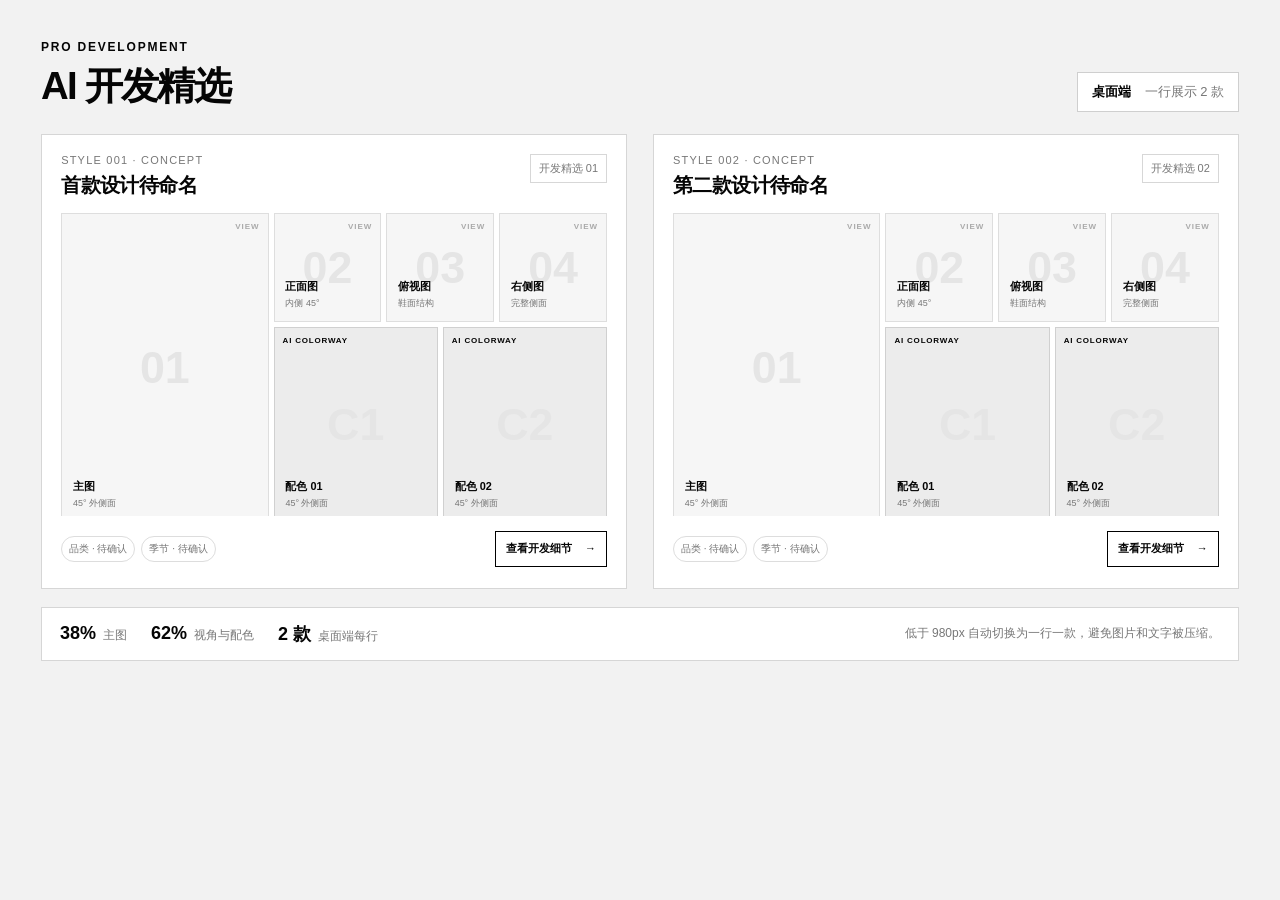
<file: prototype/layout-comparison.html>
<!doctype html>
<html lang="zh-CN">
  <head>
    <meta charset="utf-8" />
    <meta name="viewport" content="width=device-width, initial-scale=1" />
    <meta name="description" content="AI 鞋款开发模块双款同屏密度小样" />
    <title>AI 开发精选 · 双款同屏小样</title>
    <link rel="icon" type="image/svg+xml" href="data:image/svg+xml,%3Csvg xmlns='http://www.w3.org/2000/svg' viewBox='0 0 64 64'%3E%3Crect width='64' height='64' fill='%23000'/%3E%3Cpath d='M17 42c9 5 23 5 31-4M20 25c7-8 20-8 27-1' fill='none' stroke='%23fff' stroke-width='5' stroke-linecap='square'/%3E%3C/svg%3E" />
    <link rel="stylesheet" href="./css/layout-comparison.css?v=2" />
  </head>
  <body>
    <main class="density-page">
      <header class="density-header">
        <div>
          <p>PRO DEVELOPMENT</p>
          <h1>AI 开发精选</h1>
        </div>
        <div class="density-rule"><strong>桌面端</strong><span>一行展示 2 款</span></div>
      </header>

      <section class="style-grid" aria-label="双款同屏展示小样">
        <article class="style-card">
          <header class="style-heading">
            <div><p>STYLE 001 · CONCEPT</p><h2>首款设计待命名</h2></div>
            <span>开发精选 01</span>
          </header>
          <div class="shoe-mosaic" aria-label="首款设计图片布局">
            <div class="image-slot slot-main"><span>01</span><strong>主图</strong><small>45° 外侧面</small></div>
            <div class="image-slot slot-front"><span>02</span><strong>正面图</strong><small>内侧 45°</small></div>
            <div class="image-slot slot-top"><span>03</span><strong>俯视图</strong><small>鞋面结构</small></div>
            <div class="image-slot slot-side"><span>04</span><strong>右侧图</strong><small>完整侧面</small></div>
            <div class="image-slot slot-color-1 is-color"><span>C1</span><strong>配色 01</strong><small>45° 外侧面</small></div>
            <div class="image-slot slot-color-2 is-color"><span>C2</span><strong>配色 02</strong><small>45° 外侧面</small></div>
          </div>
          <footer class="style-footer">
            <div class="style-tags"><span>品类 · 待确认</span><span>季节 · 待确认</span></div>
            <button type="button">查看开发细节 <span aria-hidden="true">→</span></button>
          </footer>
        </article>

        <article class="style-card">
          <header class="style-heading">
            <div><p>STYLE 002 · CONCEPT</p><h2>第二款设计待命名</h2></div>
            <span>开发精选 02</span>
          </header>
          <div class="shoe-mosaic" aria-label="第二款设计图片布局">
            <div class="image-slot slot-main"><span>01</span><strong>主图</strong><small>45° 外侧面</small></div>
            <div class="image-slot slot-front"><span>02</span><strong>正面图</strong><small>内侧 45°</small></div>
            <div class="image-slot slot-top"><span>03</span><strong>俯视图</strong><small>鞋面结构</small></div>
            <div class="image-slot slot-side"><span>04</span><strong>右侧图</strong><small>完整侧面</small></div>
            <div class="image-slot slot-color-1 is-color"><span>C1</span><strong>配色 01</strong><small>45° 外侧面</small></div>
            <div class="image-slot slot-color-2 is-color"><span>C2</span><strong>配色 02</strong><small>45° 外侧面</small></div>
          </div>
          <footer class="style-footer">
            <div class="style-tags"><span>品类 · 待确认</span><span>季节 · 待确认</span></div>
            <button type="button">查看开发细节 <span aria-hidden="true">→</span></button>
          </footer>
        </article>
      </section>

      <aside class="density-note">
        <div><strong>38%</strong><span>主图</span></div>
        <div><strong>62%</strong><span>视角与配色</span></div>
        <div><strong>2 款</strong><span>桌面端每行</span></div>
        <p>低于 980px 自动切换为一行一款，避免图片和文字被压缩。</p>
      </aside>
    </main>
  </body>
</html>
</file>
<file: prototype/css/layout-comparison.css>
:root {
  color-scheme: light;
  font-family: "PingFang SC", "Noto Sans CJK SC", "Microsoft YaHei", Arial, sans-serif;
  background: #f2f2f2;
  color: #050505;
}

* { box-sizing: border-box; }
body { margin: 0; background: #f2f2f2; }
button { color: inherit; font: inherit; }

.density-page {
  width: min(1580px, 100%);
  margin: 0 auto;
  padding: 40px clamp(20px, 3.2vw, 52px) 46px;
}

.density-header {
  margin-bottom: 22px;
  display: flex;
  align-items: end;
  justify-content: space-between;
  gap: 28px;
}
.density-header p { margin: 0 0 7px; font-size: 12px; font-weight: 800; letter-spacing: .15em; }
.density-header h1 { margin: 0; font-size: clamp(30px, 3vw, 44px); letter-spacing: -.045em; }
.density-rule { padding: 10px 14px; display: flex; gap: 14px; border: 1px solid #cfcfcf; background: #fff; font-size: 13px; }
.density-rule span { color: #777; }

.style-grid { display: grid; grid-template-columns: repeat(2, minmax(0, 1fr)); gap: clamp(16px, 2vw, 28px); }
.style-card { min-width: 0; padding: clamp(14px, 1.5vw, 20px); border: 1px solid #d6d6d6; background: #fff; }

.style-heading {
  min-height: 58px;
  padding-bottom: 14px;
  display: flex;
  align-items: flex-start;
  justify-content: space-between;
  gap: 16px;
}
.style-heading p { margin: 0 0 6px; color: #777; font-size: 11px; letter-spacing: .11em; }
.style-heading h2 { margin: 0; font-size: clamp(18px, 1.55vw, 24px); letter-spacing: -.03em; }
.style-heading > span { flex: 0 0 auto; padding: 6px 8px; border: 1px solid #d7d7d7; color: #777; font-size: 11px; }

.shoe-mosaic {
  aspect-ratio: 1.8;
  display: grid;
  grid-template-columns: 38% repeat(6, minmax(0, 1fr));
  grid-template-rows: 36% 64%;
  gap: 5px;
  overflow: hidden;
}
.slot-main { grid-column: 1; grid-row: 1 / 3; }
.slot-front { grid-column: 2 / 4; grid-row: 1; }
.slot-top { grid-column: 4 / 6; grid-row: 1; }
.slot-side { grid-column: 6 / 8; grid-row: 1; }
.slot-color-1 { grid-column: 2 / 5; grid-row: 2; }
.slot-color-2 { grid-column: 5 / 8; grid-row: 2; }

.image-slot {
  min-width: 0;
  min-height: 0;
  position: relative;
  padding: clamp(7px, .85vw, 12px);
  display: flex;
  flex-direction: column;
  align-items: flex-start;
  justify-content: flex-end;
  overflow: hidden;
  border: 1px solid #dedede;
  background: #f6f6f6;
}
.image-slot::after { content: "VIEW"; position: absolute; top: 8px; right: 8px; color: #aaa; font-size: 8px; font-weight: 800; letter-spacing: .12em; }
.image-slot > span {
  position: absolute;
  inset: 0;
  display: grid;
  place-items: center;
  color: #e5e5e5;
  font: 700 clamp(24px, 3.5vw, 58px)/1 Arial, sans-serif;
}
.image-slot strong, .image-slot small { position: relative; z-index: 1; }
.image-slot strong { font-size: clamp(10px, .85vw, 13px); }
.image-slot small { margin-top: 3px; color: #777; font-size: clamp(8px, .7vw, 10px); }
.image-slot.is-color { background: #ececec; border-color: #d0d0d0; }
.image-slot.is-color::before { content: "AI COLORWAY"; position: absolute; top: 8px; left: 8px; font-size: 8px; font-weight: 800; letter-spacing: .1em; }
.image-slot.is-color::after { display: none; }

.style-footer { min-height: 52px; padding-top: 13px; display: flex; align-items: center; justify-content: space-between; gap: 12px; }
.style-tags { display: flex; flex-wrap: wrap; gap: 6px; }
.style-tags span { padding: 5px 7px; border: 1px solid #ddd; border-radius: 999px; color: #777; font-size: 10px; }
.style-footer button { min-height: 36px; padding: 0 10px; flex: 0 0 auto; border: 1px solid #000; background: #fff; cursor: pointer; font-size: 11px; font-weight: 700; }
.style-footer button span { margin-left: 10px; }

.density-note {
  margin-top: 18px;
  padding: 14px 18px;
  display: grid;
  grid-template-columns: auto auto auto 1fr;
  align-items: center;
  gap: 24px;
  border: 1px solid #d6d6d6;
  background: #fff;
}
.density-note > div { display: flex; align-items: baseline; gap: 7px; }
.density-note strong { font-size: 18px; }
.density-note span, .density-note p { color: #777; font-size: 12px; }
.density-note p { margin: 0; text-align: right; }

@media (max-width: 979px) {
  .style-grid { grid-template-columns: 1fr; }
  .shoe-mosaic { aspect-ratio: 1.9; }
  .style-heading h2 { font-size: 24px; }
  .image-slot strong { font-size: 13px; }
  .image-slot small { font-size: 10px; }
}

@media (max-width: 680px) {
  .density-page { padding: 28px 12px 34px; }
  .density-header { align-items: flex-start; flex-direction: column; gap: 12px; }
  .density-rule { width: 100%; justify-content: space-between; }
  .style-heading { min-height: 0; align-items: flex-start; flex-direction: column; }
  .shoe-mosaic { aspect-ratio: .86; grid-template-columns: repeat(6, 1fr); grid-template-rows: 42% 21% 37%; }
  .slot-main { grid-column: 1 / 7; grid-row: 1; }
  .slot-front { grid-column: 1 / 3; grid-row: 2; }
  .slot-top { grid-column: 3 / 5; grid-row: 2; }
  .slot-side { grid-column: 5 / 7; grid-row: 2; }
  .slot-color-1 { grid-column: 1 / 4; grid-row: 3; }
  .slot-color-2 { grid-column: 4 / 7; grid-row: 3; }
  .style-footer { align-items: stretch; flex-direction: column; }
  .style-footer button { width: 100%; }
  .density-note { grid-template-columns: repeat(3, 1fr); gap: 10px; }
  .density-note > div { display: block; }
  .density-note span { display: block; margin-top: 2px; }
  .density-note p { grid-column: 1 / 4; margin-top: 4px; text-align: left; line-height: 1.5; }
}
</file>
